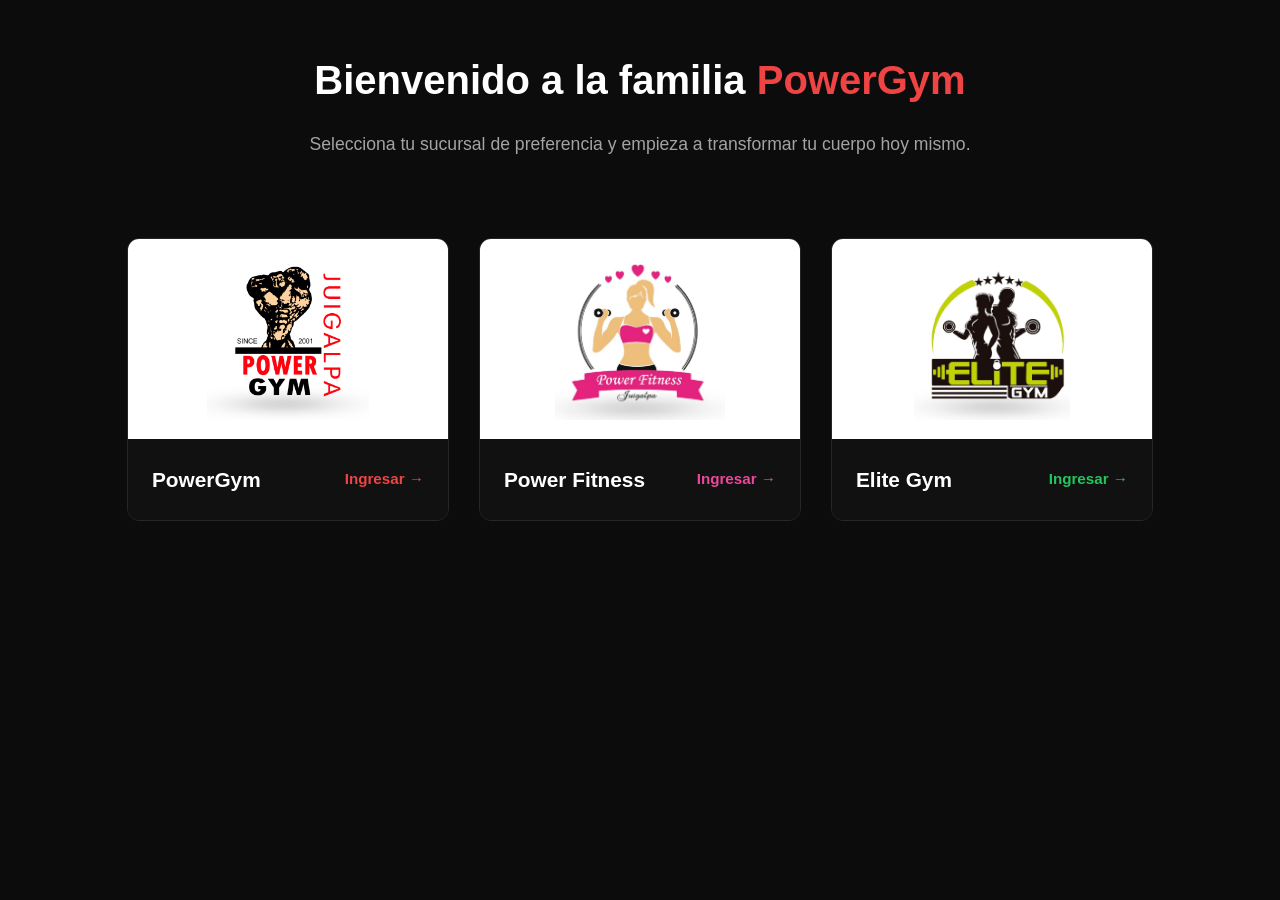
<file: index.html>
<!DOCTYPE html>
<html lang="es">
<head>
    <meta charset="UTF-8">
    <meta name="viewport" content="width=device-width, initial-scale=1.0">
    <title>PowerGym - Inicio</title>
    <!-- Conexión con tus estilos centralizados -->
   <link rel="stylesheet" href="css/index.css">
</head>
<body>

    <main class="welcome-container">
      <!-- Encabezado de Bienvenida -->
        <header class="welcome-header">
           <h1>Bienvenido a la familia <span class="marca-roja">PowerGym</span></h1>
            <p>Selecciona tu sucursal de preferencia y empieza a transformar tu cuerpo hoy mismo.</p>
        </header>

        <!-- Contenedor de las 3 Sucursales -->
        <section class="sedes-grid">
             <!-- Contenedor Power gym -->
            <a href="sedes/powergym/powergym.html" class="sede-card sede-card-red">
              <div class="sede-image-wrapper logo-fit">
    <img src="img/imagenespowergym/Logogym.jpeg" alt="PowerGym Sucursal">
</div>
                <div class="sede-info">
                    <h2>PowerGym</h2>
                    <span class="btn-select text-red">Ingresar →</span>
                </div>
            </a>
                  <!-- Contenedor Power fitness -->
            <a href="sedes/powerfitness/powerfitness.html" class="sede-card sede-card-pink">
                <div class="sede-image-wrapper logo-fit">
                    <img src="img/imagenespowerfitness/powerfitnesslogo.png" alt="Power Fitness Sucursal">
                </div>
                <div class="sede-info">
                    <h2>Power Fitness</h2>
                    <span class="btn-select text-pink">Ingresar →</span>
                </div>
            </a>
                   <!-- Contenedor Elite gym -->
            <a href="sedes/elitegym/elitegym.html" class="sede-card sede-card-green">
                <div class="sede-image-wrapper logo-fit">
                    <img src="img/imageneselitegym/elitegymlogo.png" alt="Elite Gym Sucursal">
                </div>
                <div class="sede-info">
                    <h2>Elite Gym</h2>
                    <span class="btn-select text-green">Ingresar →</span>
                </div>
            </a>

        </section>
    </main>

</body>
</html>
</file>
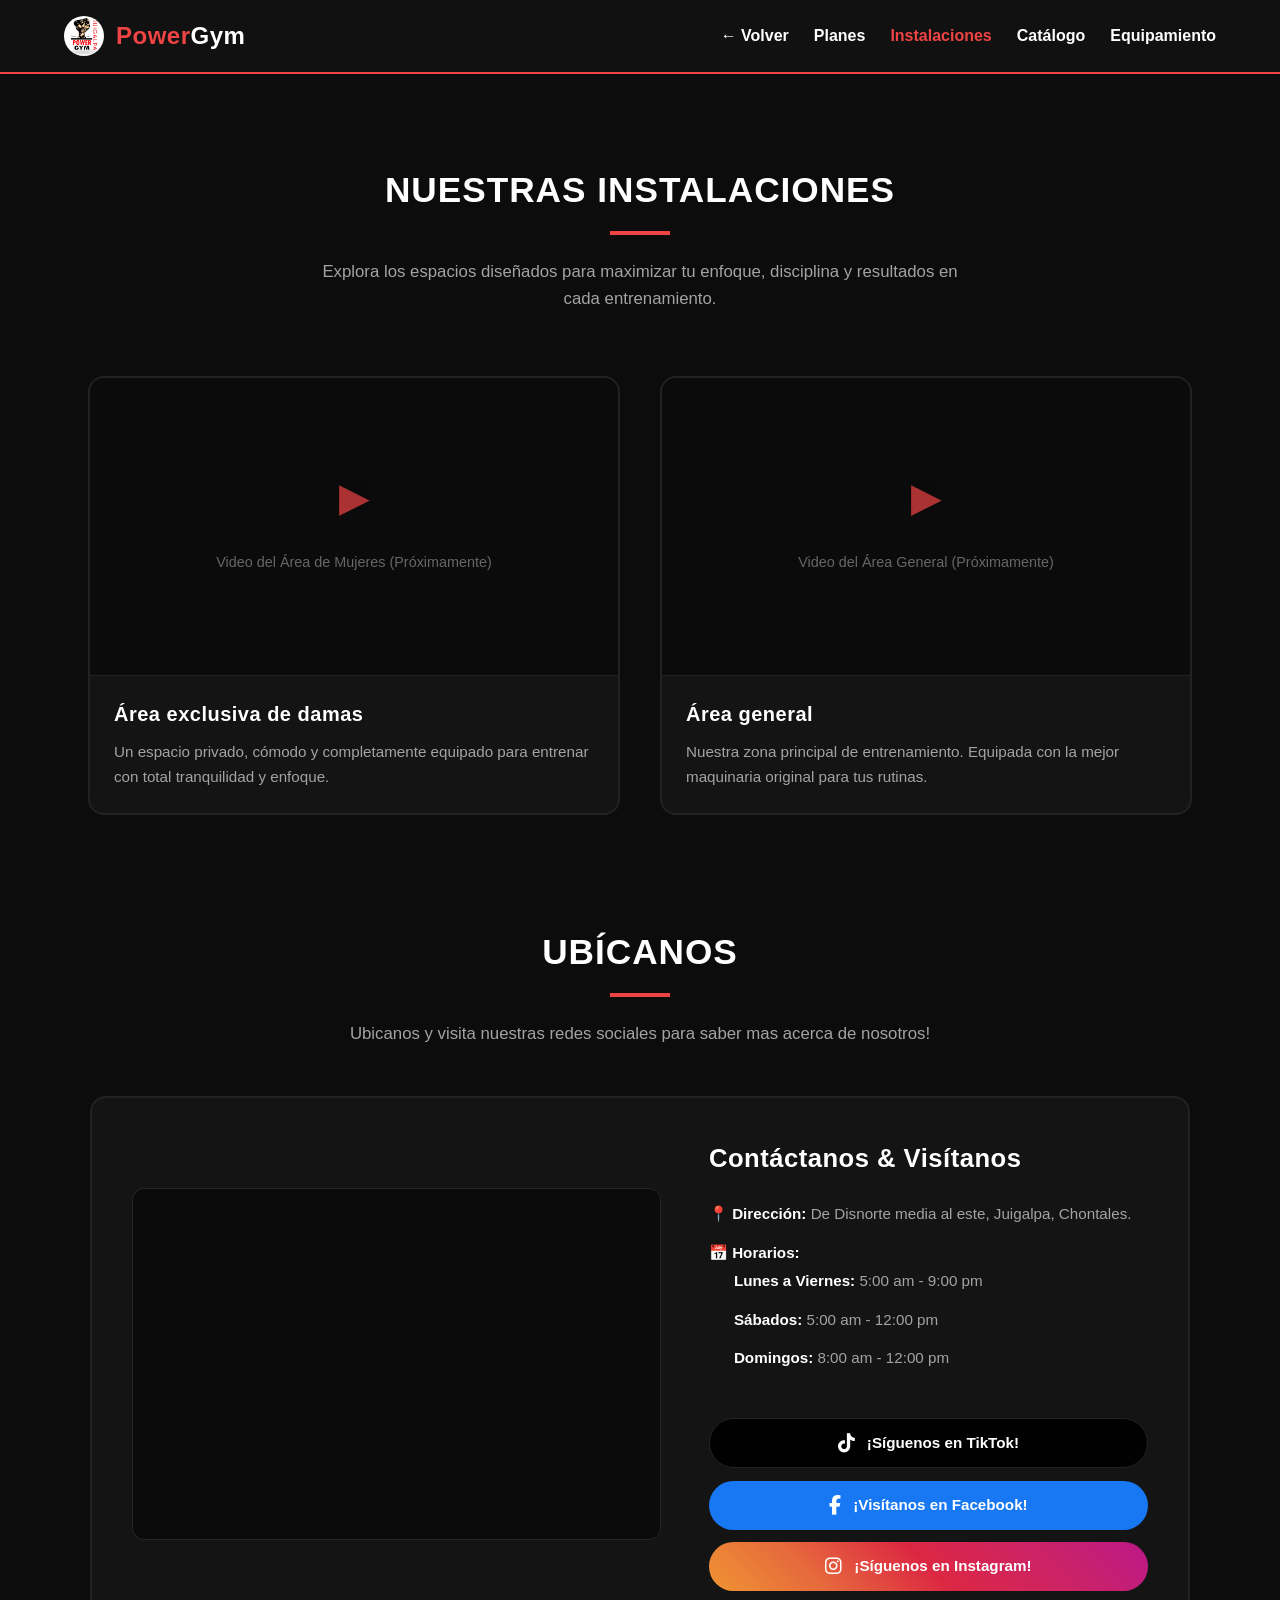
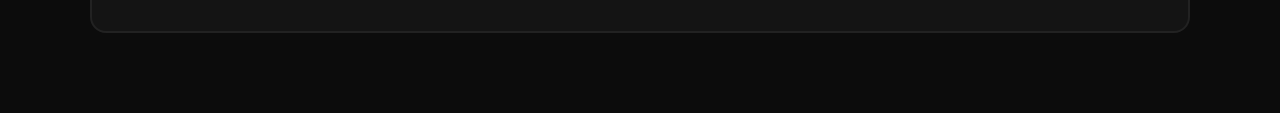
<file: sedes/powergym/instalaciones.html>
<!DOCTYPE html>
<html lang="es">
<head>
    <meta charset="UTF-8">
    <meta name="viewport" content="width=device-width, initial-scale=1.0">
    <title>PowerGym - Instalaciones</title>
    <link rel="stylesheet" href="../../css/powergym.css">
    <link rel="stylesheet" href="https://cdnjs.cloudflare.com/ajax/libs/font-awesome/6.5.1/css/all.min.css">
</head>
<body>

    <!-- NAVBAR  -->
   <nav class="pg-navbar">
    <div class="pg-logo-wrapper">
        <div class="pg-logo-container">
            <img src="../../img/imagenespowergym/Logogym.jpeg" alt="Logo PowerGym" class="pg-logo-img">
        </div>
        <span class="pg-logo-text"><span class="text-red">Power</span>Gym</span>
    </div>
    
    <button class="pg-menu-toggle" id="menuToggle" aria-label="Abrir menú">
        <span></span>
        <span></span>
        <span></span>
    </button>
    
    <ul class="pg-nav-links" id="navLinks">
        <li class="pg-close-wrapper"><button class="pg-menu-close" id="menuClose">&times;</button></li>
        <li><a href="powergym.html" class="pg-nav-item">← Volver</a></li>
        <li><a href="planes.html" class="pg-nav-item">Planes</a></li>
        <li><a href="instalaciones.html" class="pg-nav-item pg-active">Instalaciones</a></li>
        <li><a href="catalogo.html" class="pg-nav-item">Catálogo</a></li>
        <li><a href="equipamiento.html" class="pg-nav-item">Equipamiento</a></li>
    </ul>

    <div class="pg-menu-overlay" id="menuOverlay"></div>
</nav>

    <!-- MAIN CON EL MISMO HEADER DE PLANES -->
    <main class="instalaciones-section">
        <header class="planes-header">
            <h1 class="planes-title">NUESTRAS INSTALACIONES</h1>
            <div class="planes-decorator"></div>
            <p class="planes-subtitle">Explora los espacios diseñados para maximizar tu enfoque, disciplina y resultados en cada entrenamiento.</p>
        </header>

        <!-- CONTENEDOR DE VIDEOS -->
        <div class="videos-grid">
            
            <!-- CONTENEDOR 1: ÁREA DE MUJERES -->
            <div class="video-card">
                <div class="video-player-wrapper">
                    <!-- Aquí meterás tu etiqueta <video> o iframe más adelante -->
                    <div class="video-placeholder">
                        <span class="play-icon">▶</span>
                        <p>Video del Área de Mujeres (Próximamente)</p>
                    </div>
                </div>
                <div class="video-card-content">
                    <h2 class="video-title">Área exclusiva de damas</h2>
                    <p class="video-subtitle">Un espacio privado, cómodo y completamente equipado para entrenar con total tranquilidad y enfoque.</p>
                </div>
            </div>

            <!-- CONTENEDOR 2: ÁREA GENERAL -->
            <div class="video-card">
                <div class="video-player-wrapper">
                    <!-- Aquí meterás tu etiqueta <video> o iframe más adelante -->
                    <div class="video-placeholder">
                        <span class="play-icon">▶</span>
                        <p>Video del Área General (Próximamente)</p>
                    </div>
                </div>
                <div class="video-card-content">
                    <h2 class="video-title">Área general</h2>
                    <p class="video-subtitle">Nuestra zona principal de entrenamiento. Equipada con la mejor maquinaria original para tus rutinas.</p>
                </div>
            </div>

        </div> <!-- Fin de videos-grid -->
        </div> 

        <!-- 🔥 NUEVA SECCIÓN: UBÍCANOS -->
        <section class="ubicacion-section">
            <header class="planes-header section-divider">
                <h2 class="planes-title">UBÍCANOS</h2>
                <div class="planes-decorator"></div>
                <p class="planes-subtitle">Ubicanos y visita nuestras redes sociales para saber mas acerca de nosotros!</p>
            </header>

            <div class="ubicacion-container">
                <!-- LADO IZQUIERDO: EL MAPA DE GOOGLE MAPS -->
                <div class="mapa-wrapper">
                    <!-- Dejo un iframe temporal con una zona céntrica de Juigalpa, luego metes el tuyo exacto -->
                    <iframe 
                        src="https://www.google.com/maps/embed?pb=!1m18!1m12!1m3!1d579.912299797666!2d-85.3633981847648!3d12.100553451643519!2m3!1f0!2f0!3f0!3m2!1i1024!2i768!4f13.1!3m3!1m2!1s0x8f7363dd745cda8f%3A0x70f9e87e45828861!2sPowerGym!5e0!3m2!1sen!2sni!4v1780000085228!5m2!1sen!2sni"
                        width="100%" 
                        height="100%" 
                        style="border:0;" 
                        allowfullscreen="" 
                        loading="lazy" 
                        referrerpolicy="no-referrer-when-downgrade">
                    </iframe>
                </div>

                <!-- LADO DERECHO: DATOS Y REDES SOCIALES -->
                <div class="contacto-info-block">
                    <h3 class="contacto-title">Contáctanos & Visítanos</h3>
                    
                    <ul class="contacto-detalles">
    <li>📍 <strong>Dirección:</strong> De Disnorte media al este, Juigalpa, Chontales.</li>
    <li>
        📅 <strong>Horarios:</strong>
        <ul style="list-style: none; padding-left: 25px; margin-top: 5px;">
            <li style="margin-bottom: 3px;"><strong>Lunes a Viernes:</strong> 5:00 am - 9:00 pm</li>
            <li style="margin-bottom: 3px;"><strong>Sábados:</strong> 5:00 am - 12:00 pm</li>
            <li><strong>Domingos:</strong> 8:00 am - 12:00 pm</li>
        </ul>
    </li>
</ul>

                    <!-- BOTONES DE REDES SOCIALES (SIN WHATSAPP) -->
                   <!-- 🔄 REEMPLAZA EL GRUPO DE BOTONES POR ESTE: -->
<div class="redes-botones-group">
    <a href="https://www.tiktok.com/@powergym2001?_r=1&_t=ZS-96kOPlketPT" target="_blank" class="social-btn btn-tiktok">
        <i class="fa-brands fa-tiktok social-icon"></i> ¡Síguenos en TikTok!
    </a>
    <a href="https://www.facebook.com/people/Power-gym/100064038700639/" target="_blank" class="social-btn btn-facebook">
        <i class="fa-brands fa-facebook-f social-icon"></i> ¡Visítanos en Facebook!
    </a>
    <a href="https://www.instagram.com/powergym_juigalpa_?igsh=MjBuN2liYXBud3Vx" target="_blank" class="social-btn btn-instagram">
        <i class="fa-brands fa-instagram social-icon"></i> ¡Síguenos en Instagram!
    </a>
</div>
                </div>
            </div>
        </section>
    </main>
<script src="../../js/main.js"></script>
</body>
</html>
</file>
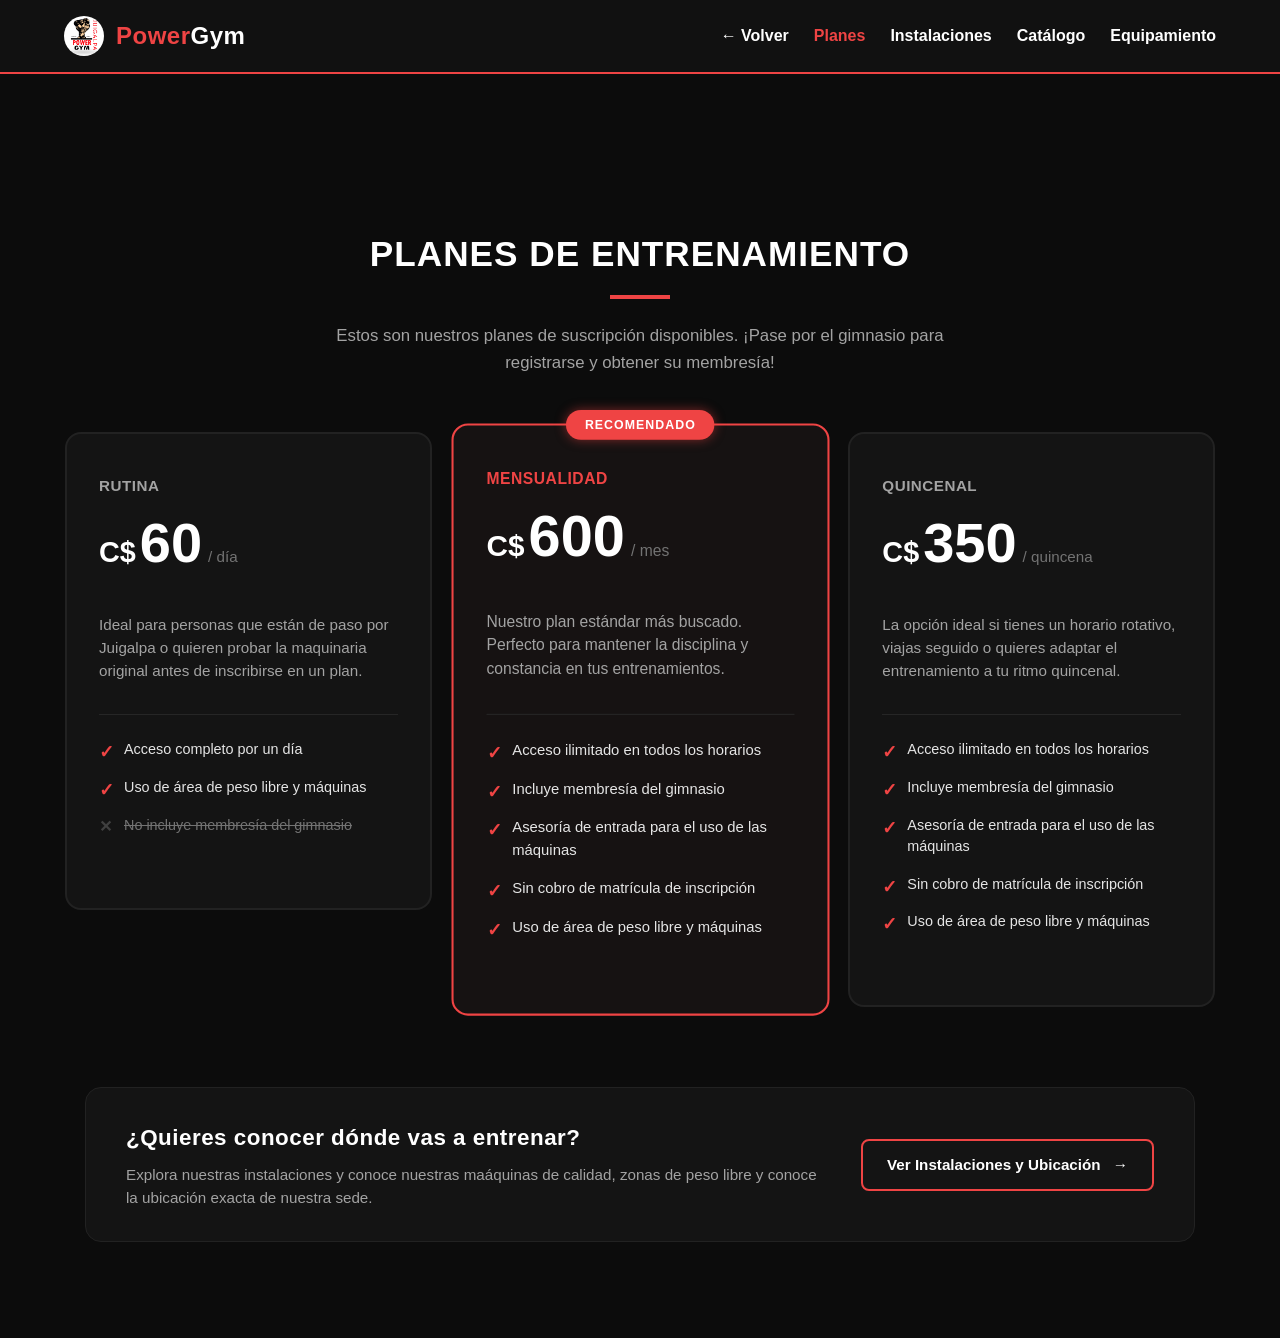
<file: sedes/powergym/planes.html>
<!DOCTYPE html>
<html lang="es">
<head>
    <meta charset="UTF-8">
    <meta name="viewport" content="width=device-width, initial-scale=1.0">
    <title>PowerGym - Planes de Entrenamiento</title>
    <link rel="stylesheet" href="../../css/powergym.css">
</head>
<body>

    <nav class="pg-navbar">
    <div class="pg-logo-wrapper">
        <div class="pg-logo-container">
            <img src="../../img/imagenespowergym/Logogym.jpeg" alt="Logo PowerGym" class="pg-logo-img">
        </div>
        <span class="pg-logo-text"><span class="text-red">Power</span>Gym</span>
    </div>
    
    <button class="pg-menu-toggle" id="menuToggle" aria-label="Abrir menú">
        <span></span>
        <span></span>
        <span></span>
    </button>
    
    <ul class="pg-nav-links" id="navLinks">
        <li class="pg-close-wrapper"><button class="pg-menu-close" id="menuClose">&times;</button></li>
        <li><a href="powergym.html" class="pg-nav-item">← Volver</a></li>
        <li><a href="planes.html" class="pg-nav-item pg-active">Planes</a></li>
        <li><a href="instalaciones.html" class="pg-nav-item">Instalaciones</a></li>
        <li><a href="catalogo.html" class="pg-nav-item">Catálogo</a></li>
        <li><a href="equipamiento.html" class="pg-nav-item">Equipamiento</a></li>
    </ul>

    <div class="pg-menu-overlay" id="menuOverlay"></div>
</nav>

    <main class="planes-section">
        <header class="planes-header">
            <h1 class="planes-title">PLANES DE ENTRENAMIENTO</h1>
            <div class="planes-decorator"></div>
            <p class="planes-subtitle">Estos son nuestros planes de suscripción disponibles. ¡Pase por el gimnasio para registrarse y obtener su membresía!</p>
        </header>

        <div class="planes-container">
            
            <div class="plan-card">
                <div class="plan-card-content">
                    <span class="plan-type">RUTINA</span>
                    
                    <div class="plan-price-block">
                        <span class="plan-currency">C$</span>
                        <span class="plan-amount">60</span>
                        <span class="plan-period">/ día</span>
                    </div>

                    <p class="plan-description">
                        Ideal para personas que están de paso por Juigalpa o quieren probar la 
                        maquinaria original antes de inscribirse en un plan.
                    </p>

                    <ul class="plan-features">
                        <li class="feature-item check">Acceso completo por un día</li>
                        <li class="feature-item check">Uso de área de peso libre y máquinas</li>
                        <li class="feature-item cross">No incluye membresía del gimnasio</li>
                    </ul>
                </div>
            </div>

            <div class="plan-card featured-card">
                <div class="badge-recommended">RECOMENDADO</div>
                <div class="plan-card-content">
                    <span class="plan-type text-red">MENSUALIDAD</span>
                    
                    <div class="plan-price-block">
                        <span class="plan-currency">C$</span>
                        <span class="plan-amount">600</span>
                        <span class="plan-period">/ mes</span>
                    </div>

                    <p class="plan-description">
                        Nuestro plan estándar más buscado. Perfecto para mantener la disciplina y 
                        constancia en tus entrenamientos.
                    </p>

                    <ul class="plan-features">
                        <li class="feature-item check">Acceso ilimitado en todos los horarios</li>
                        <li class="feature-item check">Incluye membresía del gimnasio</li>
                        <li class="feature-item check">Asesoría de entrada para el uso de las máquinas</li>
                        <li class="feature-item check">Sin cobro de matrícula de inscripción</li>
                        <li class="feature-item check">Uso de área de peso libre y máquinas</li>
                    </ul>
                </div>
            </div>

            <div class="plan-card">
                <div class="plan-card-content">
                    <span class="plan-type">QUINCENAL</span>
                    
                    <div class="plan-price-block">
                        <span class="plan-currency">C$</span>
                        <span class="plan-amount">350</span>
                        <span class="plan-period">/ quincena</span>
                    </div>

                    <p class="plan-description">
                        La opción ideal si tienes un horario rotativo, viajas seguido o quieres adaptar 
                        el entrenamiento a tu ritmo quincenal.
                    </p>

                    <ul class="plan-features">
                        <li class="feature-item check">Acceso ilimitado en todos los horarios</li>
                        <li class="feature-item check">Incluye membresía del gimnasio</li>
                        <li class="feature-item check">Asesoría de entrada para el uso de las máquinas</li>
                        <li class="feature-item check">Sin cobro de matrícula de inscripción</li>
                        <li class="feature-item check">Uso de área de peso libre y máquinas</li>
                    </ul>
                </div>
            </div>
        </div> 
        </div> 

        <div class="instalaciones-banner">
            <div class="banner-content">
                <h3 class="banner-title">¿Quieres conocer dónde vas a entrenar?</h3>
                <p class="banner-text">Explora nuestras instalaciones y 
                    conoce nuestras maáquinas de calidad, zonas de peso libre y conoce la ubicación exacta de nuestra sede.</p>
            </div>
            <a href="instalaciones.html" class="banner-btn">
                Ver Instalaciones y Ubicación <span class="btn-arrow">→</span>
            </a>
        </div>

    </main>
    </main>
<script src="../../js/main.js"></script>
</body>
</html>
</file>
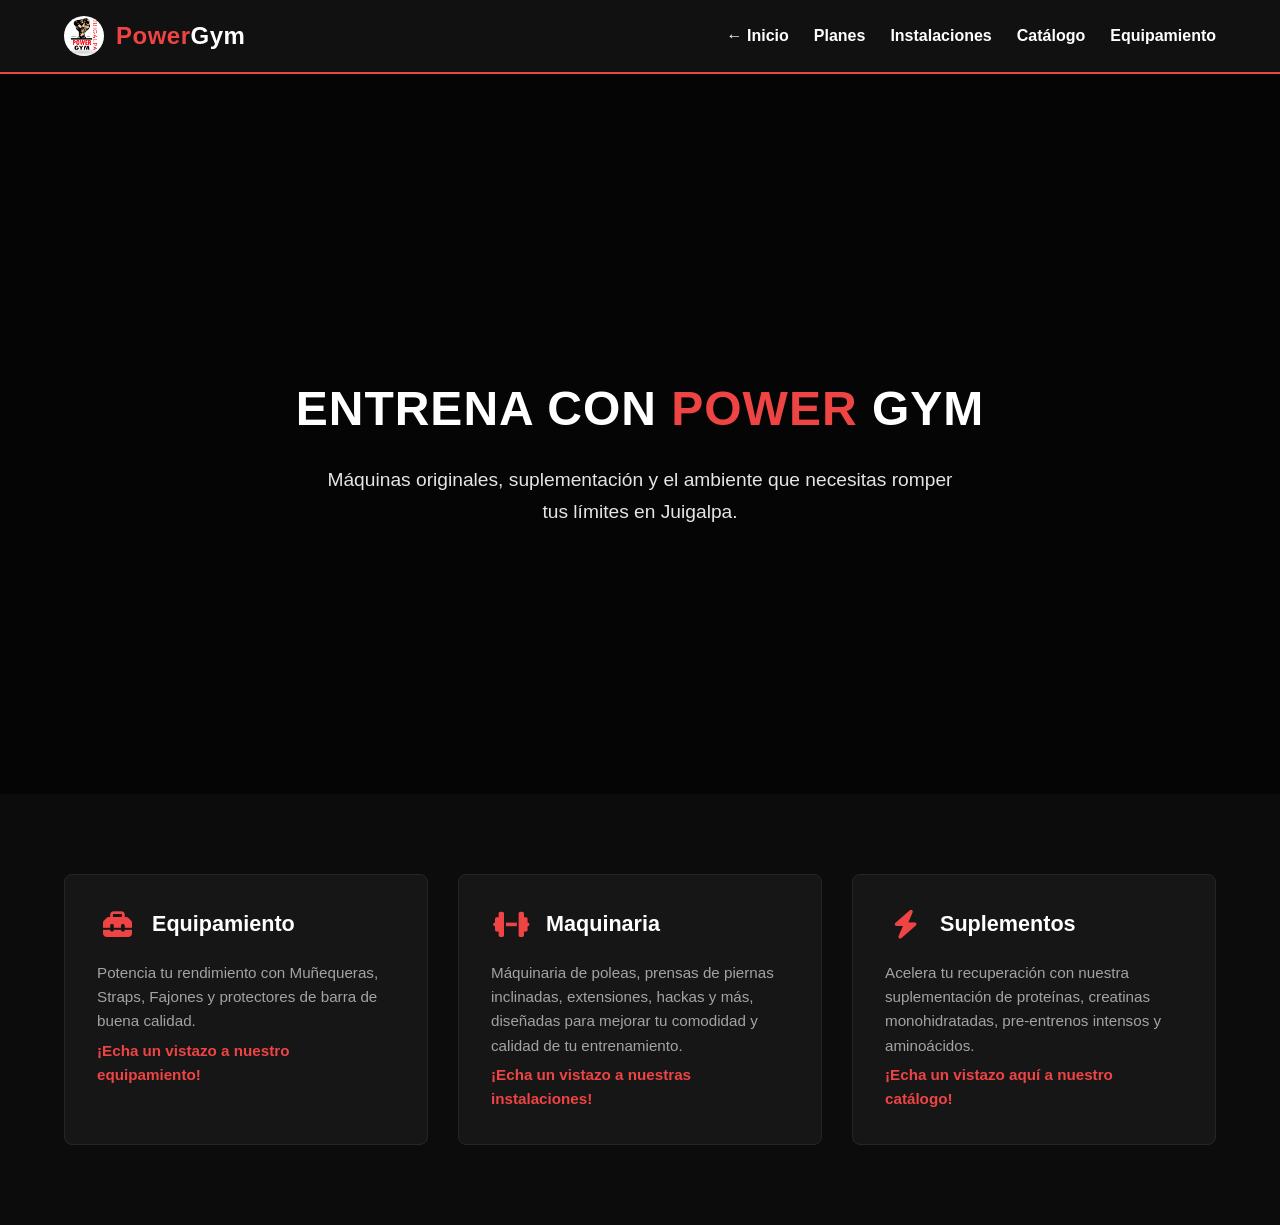
<file: sedes/powergym/powergym.html>
<!DOCTYPE html>
<html lang="es">
<head>
    <meta charset="UTF-8">
    <meta name="viewport" content="width=device-width, initial-scale=1.0">
    <title>PowerGym - Juigalpa</title>
    <!-- Tus enlaces a CSS y Font Awesome -->
    <link rel="stylesheet" href="https://cdnjs.cloudflare.com/ajax/libs/font-awesome/6.4.0/css/all.min.css">
    <link rel="stylesheet" href="../../css/powergym.css">
</head>
<body>

    <!-- SECCIÓN 1: BARRA DE NAVEGACIÓN (Va sola y se cierra) -->
    <nav class="pg-navbar">
    <div class="pg-logo-wrapper">
        <div class="pg-logo-container">
            <img src="../../img/imagenespowergym/Logogym.jpeg" alt="Logo PowerGym" class="pg-logo-img">
        </div>
        <span class="pg-logo-text"><span class="text-red">Power</span>Gym</span>
    </div>
    
    <button class="pg-menu-toggle" id="menuToggle" aria-label="Abrir menú">
        <span></span>
        <span></span>
        <span></span>
    </button>
    
    <ul class="pg-nav-links" id="navLinks">
        <li class="pg-close-wrapper"><button class="pg-menu-close" id="menuClose">&times;</button></li>
        <li><a href="../../index.html" class="pg-nav-item">← Inicio</a></li>
        <li><a href="planes.html" class="pg-nav-item">Planes</a></li>
        <li><a href="instalaciones.html" class="pg-nav-item">Instalaciones</a></li>
        <li><a href="catalogo.html" class="pg-nav-item">Catálogo</a></li>
        <li><a href="equipamiento.html" class="pg-nav-item">Equipamiento</a></li>
    </ul>

    <div class="pg-menu-overlay" id="menuOverlay"></div>
</nav> <!-- AQUÍ SE CIERRA EL NAVBAR -->


    <!-- SECCIÓN 2: BIENVENIDA / HERO (Va sola y se cierra) -->
   <header class="hero-section">
        <div class="hero-overlay"></div> <div class="hero-content">
            <h1 class="hero-title">ENTRENA CON <span class="text-red">POWER</span> GYM</h1>
            <p class="hero-subtitle">Máquinas originales, suplementación y el ambiente que necesitas romper tus límites en Juigalpa.</p>
        </div>
    </header> 


    <!-- SECCIÓN 3: CONTENEDORES INFO GENERAL (Va sola y se cierra) -->
    <section class="pg-info-section">
        <div class="pg-info-container">
            
            <!-- Tarjeta Gym equipemtn -->
            <div class="pg-info-card">
                <div class="pg-card-header">
                    <i class="fa-solid fa-toolbox pg-card-icon-new"></i>
                    <h3 class="pg-card-title">Equipamiento</h3>
                </div>
                <p class="pg-card-desc">
                    Potencia tu rendimiento con Muñequeras, Straps, Fajones y protectores de barra de buena calidad. 
                    <a href="equipamiento.html" class="pg-card-link">¡Echa un vistazo a nuestro equipamiento!</a>
                </p>
            </div>

            <!-- Tarjeta Maquinaria -->
            <div class="pg-info-card">
                <div class="pg-card-header">
                    <i class="fa-solid fa-dumbbell pg-card-icon-new"></i>
                    <h3 class="pg-card-title">Maquinaria</h3>
                </div>
                <p class="pg-card-desc">
                    Máquinaria de poleas, prensas de piernas inclinadas, extensiones, hackas y más, diseñadas para mejorar tu comodidad y calidad de tu entrenamiento. 
                    <a href="instalaciones.html" class="pg-card-link">¡Echa un vistazo a nuestras instalaciones!</a>
                </p>
            </div>

            <!-- Tarjeta Suplementos y equipamiento -->
            <div class="pg-info-card">
                <div class="pg-card-header">
                    <i class="fa-solid fa-bolt pg-card-icon-new"></i>
                    <h3 class="pg-card-title">Suplementos</h3>
                </div>
                <p class="pg-card-desc">
                 Acelera tu recuperación con nuestra suplementación de proteínas, creatinas monohidratadas, pre-entrenos intensos y aminoácidos.
                    <a href="catalogo.html" class="pg-card-link">¡Echa un vistazo aquí a nuestro catálogo!</a>
                </p>
            </div>

        </div> 
    </section> 
<script src="../../js/main.js"></script>
</body>
</html>
</file>
<file: css/index.css>
/* ==========================================================================
   ESTILOS COMPLETOS PARA LA PÁGINA DE INICIO (index.css)
   ========================================================================== */

:root {
    --bg-main: #0c0c0c;
    --text-main: #ffffff;
    --font-sans: 'Segoe UI', Tahoma, Geneva, Verdana, sans-serif;
}

/* 1. CONFIGURACIÓN DEL CUERPO (Limpio para evitar heredar problemas) */
body {
    background-color: var(--bg-main);
    color: var(--text-main);
    font-family: var(--font-sans);
    line-height: 1.6;
    margin: 0;
    padding: 0;
    overflow-x: hidden;
    width: 100%;
}

/* 2. TEXTOS DE BIENVENIDA CENTRADOS */
h1, .welcome-title {
    text-align: center !important;
    font-size: 2.5rem;
    font-weight: 800;
    margin-top: 3rem;
    margin-bottom: 0.5rem;
    color: #ffffff;
}

p, .welcome-subtitle {
    text-align: center !important;
    color: #a3a3a3;
    font-size: 1.1rem;
    margin-bottom: 3rem;
}

/* 3. CONTENEDOR DE LAS SUCURSALES (Fuerza la fila horizontal en PC) */
.sedes-grid {
    display: flex !important;
    flex-direction: row !important;       /* Alineación en fila */
    flex-wrap: wrap !important;           /* Baja de forma limpia si la pantalla es chica */
    justify-content: center !important;   /* Centra horizontalmente las tarjetas */
    align-items: stretch !important;       /* Iguala el alto de las tarjetas */
    gap: 30px !important;                 /* Separación perfecta */
    width: 100% !important;
    max-width: 1200px !important;
    margin: 0 auto !important;            /* Centra todo el bloque en la pantalla */
    padding: 2rem 20px !important;
    box-sizing: border-box !important;
}

/* 4. TARJETAS INDIVIDUALES (ESTRUCTURA CORREGIDA) */
.sede-card {
    background-color: #161616 !important;
    border: 1px solid #262626 !important;
    border-radius: 12px !important;
    overflow: hidden !important;
    text-decoration: none !important;
    color: #ffffff !important;
    width: 320px !important;              /* Tamaño fijo para que no se deformen */
    display: flex !important;
    flex-direction: column !important;
    justify-content: space-between !important;
    transition: transform 0.3s ease, border-color 0.3s ease, box-shadow 0.3s ease !important;
}

.sede-card:hover {
    transform: translateY(-5px) !important;
}

/* Bordes interactivos al pasar el mouse */
.sede-card-red:hover { 
    border-color: #ef4444 !important; 
    box-shadow: 0 4px 20px rgba(239, 68, 68, 0.15) !important;
}
.sede-card-pink:hover { 
    border-color: #ec4899 !important; 
    box-shadow: 0 4px 20px rgba(236, 72, 153, 0.15) !important;
}
.sede-card-green:hover { 
    border-color: #22c55e !important; 
    box-shadow: 0 4px 20px rgba(34, 197, 94, 0.15) !important;
}

/* Contenedor de las imágenes de los logos */
.sede-image-wrapper {
    width: 100% !important;
    height: 200px !important;
    background-color: #ffffff !important; /* Mantiene el fondo blanco limpio para resaltar los logos */
    display: flex !important;
    align-items: center !important;
    justify-content: center !important;
    padding: 10px !important;
    box-sizing: border-box !important;
}

.sede-image-wrapper img {
    max-width: 90% !important;
    max-height: 90% !important;
    object-fit: contain !important;
}

/* Bloque de información inferior */
.sede-info {
    padding: 1.5rem !important;
    display: flex !important;
    justify-content: space-between !important;
    align-items: center !important;
    background-color: #111111 !important;
}

.sede-info h2 {
    margin: 0 !important;
    font-size: 1.3rem !important;
    font-weight: 700 !important;
}

/* 5. ENLACES Y COLORES DE TEXTO SUCURSALES */
.btn-select {
    font-weight: bold !important;
    font-size: 0.95rem !important;
}

.text-red { color: #ef4444 !important; }
.text-pink { color: #ec4899 !important; }
.text-green { color: #22c55e !important; }

/* 6. DISEÑO RESPONSIVO (Celulares) */
@media (max-width: 768px) {
    h1, .welcome-title {
        font-size: 1.8rem;
    }
    
    .sedes-grid {
        flex-direction: column !important; /* En móviles sí se apilan verticalmente */
        align-items: center !important;
    }
    
    .sede-card {
        width: 100% !important;
        max-width: 340px !important;
    }
}
/* ==========================================================================
   COLOR ROJO DEL TÍTULO PRINCIPAL
   ========================================================================== */
.marca-roja {
    color: #ef4444 !important;
    display: inline !important;
}
</file>
<file: css/powergym.css>
/* ==========================================================================
   ESTILOS EXCLUSIVOS PARA LA INTERFAZ DE POWERGYM (powergym.css)
   ========================================================================== */

:root {
    --bg-main: #0c0c0c;
    --text-main: #ffffff;
    --font-sans: 'Segoe UI', Tahoma, Geneva, Verdana, sans-serif;
}

/* 1. AJUSTES DEL CUERPO (Fuerza el orden vertical en la página) */
body {
    background-color: var(--bg-main);
    color: var(--text-main);
    font-family: var(--font-sans);
    line-height: 1.6;
    margin: 0;
    padding: 0;
    overflow-x: hidden;
    display: flex !important;
    flex-direction: column !important;
}

.hero-section {
    background:
       url('https://images.unsplash.com/photo-1517838277536-f5f99be501cd') no-repeat center center !important;
    background-size: cover !important; 
    height: 80vh !important; 
    display: flex !important;
    flex-direction: column !important;
    justify-content: center !important;
    align-items: center !important;
    text-align: center !important;
    position: relative;
}

.hero-overlay {
    position: absolute;
    top: 0;
    left: 0;
    width: 100%;
    height: 100%;
    background: rgba(0, 0, 0, 0.55) !important; 
    
    z-index: 1;
}
.hero-content {
    position: relative;
    z-index: 2;
    max-width: 800px;
    margin: 0 auto;
}

.hero-title {
    font-size: 3rem !important; 
    font-weight: 800 !important;
    color: #ffffff !important;
    margin-bottom: 1rem !important;
    text-transform: uppercase;
    letter-spacing: 1px;
}

.hero-subtitle {
    font-size: 1.2rem !important;
    color: #e5e5e5 !important;
    line-height: 1.7 !important;
    max-width: 650px;
    margin: 0 auto !important;
}

/* 4. SECCIÓN DE LAS 3 TARJETAS INFORMATIVAS (PC) */
.pg-info-section {
    background-color: #0c0c0c !important;
    padding: 5rem 5% !important;
    display: flex !important;
    justify-content: center !important;
    align-items: center !important;
    width: 100% !important;
    box-sizing: border-box !important;
}

.pg-info-container {
    display: flex !important;
    flex-direction: row !important; /* Horizontal en PC */
    gap: 30px !important;
    max-width: 1200px !important;
    width: 100% !important;
    justify-content: center !important;
}

.pg-info-card {
    background-color: #161616 !important;
    border: 1px solid #262626 !important;
    border-radius: 8px !important;
    padding: 2rem !important;
    flex: 1 !important;
    min-width: 280px !important;
    max-width: 360px !important;
    transition: transform 0.3s ease, border-color 0.3s ease;
}

.pg-info-card:hover {
    transform: translateY(-5px) !important;
    border-color: #ef4444 !important;
}

.pg-card-header {
    display: flex !important;
    align-items: center !important;
    gap: 15px !important;
    margin-bottom: 1.2rem !important;
}

.pg-card-icon-new {
    font-size: 1.8rem !important;
    color: #ef4444 !important; /* Iconos en color rojo */
    width: 40px !important;
    text-align: center;
}

.pg-card-title {
    font-size: 1.35rem !important;
    font-weight: 700 !important;
    color: #ffffff !important;
    margin: 0 !important;
}

.pg-card-desc {
    font-size: 0.95rem !important;
    color: #a3a3a3 !important;
    line-height: 1.6 !important;
    margin: 0 !important;
}

.pg-card-link {
    color: #ef4444 !important; /* Texto del enlace en rojo */
    text-decoration: none !important;
    font-weight: 700 !important; /* Negrita */
    display: inline-block !important;
    margin-top: 5px !important;
    transition: text-shadow 0.2s ease;
}

.pg-card-link:hover {
    text-shadow: 0 0 8px rgba(239, 68, 68, 0.6);
}

/* 5. RESPONSIVE DESIGN (Celulares) */
@media (max-width: 768px) {
    .pg-navbar {
        flex-direction: column !important;
        gap: 15px !important;
        text-align: center !important;
    }

    .pg-nav-links {
        justify-content: center !important;
        gap: 15px !important;
    }

    .hero-section {
        min-height: 45vh !important;
    }

    .hero-title {
        font-size: 1.8rem !important;
    }

    .hero-subtitle {
        font-size: 1rem !important;
    }

    /* Las tarjetas pasan a vertical en celulares de manera ordenada */
    .pg-info-container {
        flex-direction: column !important;
        align-items: center !important;
    }

    .pg-info-card {
        width: 100% !important;
        max-width: 400px !important;
    }
}
/* ==========================================================================
   6. SECCIÓN DE PLANES DE ENTRENAMIENTO (planes.html) - CORREGIDO
   ========================================================================== */

.planes-section {
    padding: 4rem 5% !important;
    display: flex !important;
    flex-direction: column !important;
    align-items: center !important;
    width: 100% !important;
    box-sizing: border-box !important;
}

.planes-header {
    text-align: center !important;
    display: flex !important;
    flex-direction: column !important;
    align-items: center !important;
    justify-content: center !important;
    width: 100% !important;
    margin-top: 4rem !important;
    /* 💡 Agregamos un margen inferior generoso para que el texto jamás sea tocado por las tarjetas */
    margin-bottom: 3.5rem !important; 
    padding: 0 1.5rem !important;
    box-sizing: border-box;
}

.planes-title {
    color: #ffffff !important;
    font-size: 2.2rem !important;
    font-weight: 900 !important;
    letter-spacing: 1px !important;
    margin-bottom: 0.8rem !important;
    text-align: center !important;
}

.planes-decorator {
    width: 60px !important;
    height: 4px !important;
    background-color: #ef4444 !important;
    margin: 0 auto 1.5rem auto !important;
}

.planes-subtitle {
    color: #a3a3a3 !important;
    font-size: 1.05rem !important;
    max-width: 650px !important;
    line-height: 1.6 !important;
    text-align: center !important;
    margin: 0 auto !important;
}

/* CONTENEDOR FLEX DE TARJETAS */
.planes-container {
    display: flex !important;
    flex-direction: row !important;
    justify-content: center !important;
    /* 💡 Cambiamos stretch por flex-start para evitar deformaciones raras con el scale superior */
    align-items: flex-start !important; 
    gap: 25px !important;
    width: 100% !important;
    max-width: 1150px !important;
    box-sizing: border-box;
}

/* 💡 UNIFICADO: Combiné las dos declaraciones duplicadas en una sola regla limpia */
.plan-card {
    background-color: #141414 !important;
    border: 2px solid #222222 !important;
    border-radius: 16px !important;
    flex: 1 !important;
    min-width: 290px !important;
    max-width: 350px !important;
    /* 💡 CLAVE: Aseguramos que la tarjeta sea un ancla relativa firme para el badge absolute */
    position: relative !important; 
    box-sizing: border-box;
    transition: transform 0.3s ease, border-color 0.3s ease, box-shadow 0.3s ease !important;
    
    display: flex !important;
    flex-direction: column !important; 
}

.plan-card-content {
    padding: 2.5rem 2rem !important;
    box-sizing: border-box !important;
    
    flex: 1 !important;
    display: flex !important;
    flex-direction: column !important; 
    justify-content: flex-start !important; 
}

p.plan-description {
    font-size: 0.95rem !important;
    color: #a3a3a3 !important;
    line-height: 1.5 !important;
    margin-bottom: 0 !important;
    flex: none !important; 
}

.plan-features {
    border-top: 1px solid #262626 !important;
    padding-top: 1.5rem !important;
    margin-top: 2rem !important; 
    width: 100% !important;
    list-style: none !important;
    padding-left: 0 !important;
    flex: none !important;
}

/* TARJETA DESTACADA (MES COMPLETO) */
.featured-card {
    border-color: #ef4444 !important;
    background-color: #161212 !important;
    /* 💡 Mantenemos el scale dinámico pero sin romper el espacio del header superior */
    transform: scale(1.03);
}

/* 🔥 EFECTO HOVER PARA LAS TARJETAS NORMALES */
.plan-card:not(.featured-card):hover {
    transform: translateY(-5px) scale(1.02) !important; 
    border-color: #404040 !important; 
    box-shadow: 0 10px 20px rgba(0, 0, 0, 0.4) !important;
}

/* 🔥 EFECTO HOVER PARA LA TARJETA DESTACADA */
.featured-card:hover {
    transform: scale(1.05) translateY(-5px) !important; 
    box-shadow: 0 10px 25px rgba(239, 68, 68, 0.15) !important; 
}

/* BADGE RECOMENDADO */
.badge-recommended {
    position: absolute !important;
    /* 💡 Bajamos un poco más la posición para que abrace perfectamente el borde superior */
    top: -15px !important; 
    left: 50% !important;
    transform: translateX(-50%) !important;
    background-color: #ef4444 !important;
    color: #ffffff !important;
    padding: 5px 18px !important;
    border-radius: 20px !important;
    font-size: 0.75rem !important;
    font-weight: bold !important;
    letter-spacing: 1px !important;
    z-index: 20 !important; /* Asegura quedar por encima de cualquier otro z-index de la sección */
    box-shadow: 0 0 10px rgba(239, 64, 64, 0.5) !important;
    
    animation: pulseGlow 2s infinite ease-in-out !important;
}

@keyframes pulseGlow {
    0% {
        transform: translateX(-50%) scale(1);
        box-shadow: 0 0 10px rgba(239, 64, 64, 0.5) !important;
    }
    50% {
        transform: translateX(-50%) scale(1.05);
        box-shadow: 0 0 20px rgba(239, 64, 64, 0.8), 0 0 30px rgba(239, 64, 64, 0.3) !important;
    }
    100% {
        transform: translateX(-50%) scale(1);
        box-shadow: 0 0 10px rgba(239, 64, 64, 0.5) !important;
    }
}

/* DETALLES INTERNOS */
.plan-type {
    display: block;
    font-size: 0.95rem;
    font-weight: 700;
    letter-spacing: 0.5px;
    color: #a3a3a3;
    margin-bottom: 1rem;
}

.plan-type.text-red {
    color: #ef4444 !important;
}

.plan-price-block {
    display: flex;
    align-items: baseline;
    margin-bottom: 1.5rem;
}

.plan-currency {
    font-size: 1.8rem;
    font-weight: 800;
    color: #ffffff;
    margin-right: 4px;
}

.plan-amount {
    font-size: 3.5rem;
    font-weight: 800;
    color: #ffffff;
    line-height: 1;
}

.plan-period {
    font-size: 0.95rem;
    color: #737373;
    margin-left: 6px;
}

.feature-item {
    font-size: 0.9rem;
    line-height: 1.5;
    margin-bottom: 1rem;
    position: relative;
    padding-left: 25px;
    color: #e5e5e5;
}

/* Icono de Check en rojo */
.feature-item.check::before {
    content: "✓";
    position: absolute;
    left: 0;
    color: #ef4444;
    font-weight: 900;
    font-size: 1.1rem;
}

/* Icono de X en gris/oscuro */
.feature-item.cross::before {
    content: "✕";
    position: absolute;
    left: 0;
    color: #404040;
    font-weight: 900;
    font-size: 1rem;
}

.feature-item.cross {
    color: #737373;
    text-decoration: line-through;
}

/* RESPONSIVE PARA EL DISEÑO DE PLANES (Móviles) */
@media (max-width: 900px) {
    .planes-container {
        flex-direction: column !important;
        align-items: center !important;
        gap: 35px !important;
    }
.featured-card {
    margin-top: 1.5rem !important;
}
    .plan-card, .featured-card {
        width: 100% !important;
        max-width: 360px !important;
        transform: none !important;
    }
    
    .plan-card:hover, .featured-card:hover {
        transform: translateY(-5px) !important;
    }
}
/* ==========================================================================
   SECCIÓN DE PLANES - BANNER INFERIOR 
   ========================================================================== */
.instalaciones-banner {
    background-color: #141414 !important;
    border: 1px solid #222222 !important;
    border-radius: 16px !important;
    max-width: 1110px; /* Alínealo con el ancho máximo de tus 3 tarjetas juntas */
    margin: 5rem auto 2rem auto !important; /* Buen espacio arriba para que respire */
    padding: 2rem 2.5rem !important;
    display: flex !important;
    justify-content: space-between !important;
    align-items: center !important;
    gap: 2rem !important;
    box-sizing: border-box;
}

.banner-content {
    flex: 1 !important;
}

.banner-title {
    color: #ffffff !important;
    font-size: 1.4rem !important;
    font-weight: bold !important;
    margin: 0 0 0.5rem 0 !important;
    letter-spacing: 0.5px !important;
}

.banner-text {
    color: #a3a3a3 !important;
    font-size: 0.95rem !important;
    margin: 0 !important;
    line-height: 1.5 !important;
}

/* Botón interactivo */
.banner-btn {
    background-color: transparent !important;
    color: #ffffff !important;
    border: 2px solid #ef4444 !important;
    padding: 12px 24px !important;
    border-radius: 8px !important;
    font-weight: bold !important;
    font-size: 0.95rem !important;
    text-decoration: none !important;
    white-space: nowrap !important;
    transition: all 0.3s ease !important;
}

.banner-btn:hover {
    background-color: #ef4444 !important; 
    box-shadow: 0 0 15px rgba(239, 68, 68, 0.4) !important;
    transform: translateY(-2px) !important;
}

.btn-arrow {
    margin-left: 8px !important;
    transition: transform 0.3s ease !important;
    display: inline-block !important;
}

.banner-btn:hover .btn-arrow {
    transform: translateX(4px) !important; 
}

@media (max-width: 768px) {
    .instalaciones-banner {
        flex-direction: column !important;
        text-align: center !important;
        padding: 2rem 1.5rem !important;
        margin: 3rem 1rem 2rem 1rem !important;
    }
    .banner-btn {
        width: 100% !important;
        box-sizing: border-box;
    }
}
/* ==========================================================================
   SECCIÓN SECCIÓN INSTALACIONES - REPRODUCTORES DE VIDEO
   ========================================================================== */
.instalaciones-section {
    padding-bottom: 5rem !important;
}

.videos-grid {
    display: flex !important;
    flex-wrap: wrap !important;
    justify-content: center !important;
    gap: 2.5rem !important;
    max-width: 1200px;
    margin: 4rem auto 0 auto !important;
    padding: 0 1.5rem !important;
    box-sizing: border-box;
}

/* Tarjeta contenedora de video */
.video-card {
    background-color: #141414 !important;
    border: 2px solid #222222 !important;
    border-radius: 16px !important;
    flex: 1 !important;
    min-width: 320px !important;
    max-width: 550px !important;
    overflow: hidden !important; /* Mantiene las esquinas redondeadas en el video */
    display: flex !important;
    flex-direction: column !important;
    box-sizing: border-box;
    transition: transform 0.3s ease, border-color 0.3s ease, box-shadow 0.3s ease !important;
}

/* Efecto hover sutil */
.video-card:hover {
    transform: translateY(-5px) !important;
    border-color: #333333 !important;
    box-shadow: 0 10px 25px rgba(0, 0, 0, 0.5) !important;
}

/* Contenedor exacto para mantener la relación de aspecto del reproductor (16:9 widescreen) */
.video-player-wrapper {
    position: relative;
    width: 100% !important;
    padding-top: 56.25% !important; /* Truco CSS para forzar proporción 16:9 */
    background-color: #0b0b0b !important;
    border-bottom: 1px solid #222222 !important;
}

/* Placeholder temporal donde irá el video */
.video-placeholder {
    position: absolute !important;
    top: 0;
    left: 0;
    width: 100% !important;
    height: 100% !important;
    display: flex !important;
    flex-direction: column !important;
    justify-content: center !important;
    align-items: center !important;
    color: #666666 !important;
    font-size: 0.9rem !important;
    padding: 1rem !important;
    box-sizing: border-box;
    text-align: center;
}

.play-icon {
    font-size: 2.5rem !important;
    color: #ef4444 !important; 
    margin-bottom: 0.5rem !important;
    opacity: 0.7;
    transition: transform 0.3s ease, opacity 0.3s ease !important;
}

.video-card:hover .play-icon {
    transform: scale(1.1) !important;
    opacity: 1;
}

/* Contenido de texto debajo del video */
.video-card-content {
    padding: 1.5rem !important;
    display: flex !important;
    flex-direction: column !important;
    flex: 1 !important;
}

.video-title {
    color: #ffffff !important;
    font-size: 1.25rem !important;
    font-weight: bold !important;
    margin: 0 0 0.75rem 0 !important;
    line-height: 1.4 !important;
    letter-spacing: 0.5px !important;
}

.video-subtitle {
    color: #a3a3a3 !important;
    font-size: 0.95rem !important;
    margin: 0 !important;
    line-height: 1.6 !important;
}

@media (max-width: 480px) {
    .video-card-content {
        padding: 1.2rem !important;
    }
    .video-title {
        font-size: 1.15rem !important;
    }
}
/* ==========================================================================
   SECCIÓN DE UBICACIÓN Y CONTACTO (ESTILO LUNA ICE EN MODO OSCURO)
   ========================================================================== */
.ubicacion-section {
    margin-top: 5rem !important;
    padding: 0 1.5rem !important;
    box-sizing: border-box;
}

/* Espaciador decorativo para separar los videos de la ubicación */
.section-divider {
    margin-top: 2rem !important;
    margin-bottom: 3rem !important;
}

/* Contenedor principal de dos columnas */
.ubicacion-container {
    background-color: #141414 !important;
    border: 2px solid #222222 !important;
    border-radius: 16px !important;
    max-width: 1100px;
    margin: 0 auto !important;
    padding: 2.5rem !important;
    display: flex !important;
    gap: 3rem !important;
    align-items: center !important;
    box-sizing: border-box;
}

/* Caja del Mapa (Lado Izquierdo) */
.mapa-wrapper {
    flex: 1.2 !important;
    height: 350px !important;
    border-radius: 12px !important;
    overflow: hidden !important; /* Corta esquinas del mapa */
    border: 1px solid #262626 !important;
    background-color: #0b0b0b !important;
}

/* Bloque de Información (Lado Derecho) */
.contacto-info-block {
    flex: 1 !important;
    display: flex !important;
    flex-direction: column !important;
}

.contacto-title {
    color: #ffffff !important;
    font-size: 1.6rem !important;
    font-weight: bold !important;
    margin: 0 0 1.5rem 0 !important;
    letter-spacing: 0.5px !important;
}

.contacto-detalles {
    list-style: none !important;
    padding-left: 0 !important;
    margin: 0 0 2rem 0 !important;
}

.contacto-detalles li {
    color: #a3a3a3 !important;
    font-size: 0.95rem !important;
    margin-bottom: 1rem !important;
    line-height: 1.5 !important;
}

.contacto-detalles strong {
    color: #ffffff !important;
}

/* Grupo de botones de redes sociales */
.redes-botones-group {
    display: flex !important;
    flex-direction: column !important;
    gap: 0.8rem !important;
}

/* Estilo Base de Botón */
.social-btn {
    display: flex !important;
    align-items: center !important;
    justify-content: center !important;
    gap: 12px !important; 
    padding: 12px 20px !important;
    border-radius: 30px !important;
    color: #ffffff !important;
    font-weight: bold !important;
    font-size: 0.95rem !important;
    text-decoration: none !important;
    transition: transform 0.2s ease, box-shadow 0.2s ease, background-color 0.2s ease !important;
    box-sizing: border-box;
}

.social-icon {
    font-size: 1.2rem !important; 
    display: inline-block !important;
}

/* Botón TikTok (Negro mate con iluminación cian/rosa sutil) */
.btn-tiktok {
    background-color: #010101 !important;
    border: 1px solid #222222 !important;
}
.btn-tiktok:hover {
    background-color: #111111 !important;
    border-color: #fe2c55 !important; /* Brillo rosa de TikTok en el borde */
    box-shadow: 0 0 15px rgba(254, 44, 85, 0.3) !important;
}
/* Botón Facebook (Azul oficial) */
.btn-facebook {
    background-color: #1877f2 !important;
}
.btn-facebook:hover {
    background-color: #1a83ff !important;
    box-shadow: 0 0 15px rgba(24, 119, 242, 0.4) !important;
}

/* Botón Instagram (Degradado característico) */
.btn-instagram {
    background: linear-gradient(45deg, #f09433 0%, #e6683c 25%, #dc2743 50%, #cc2366 75%, #bc1888 100%) !important;
    position: relative;
    z-index: 1;
}
.social-btn.btn-instagram:hover {
    transform: translateY(-2px) !important;
    opacity: 0.95 !important;
    /* Forzamos el box-shadow combinando el color de fondo exacto */
    box-shadow: 0 0 20px rgba(220, 39, 67, 0.6) !important;
}

/* Hover general para los tres botones */
.social-btn:hover {
    transform: translateY(-2px) !important;
    opacity: 0.95 !important;
}

/* 📱 Diseño Adaptable para Tablets y Celulares */
@media (max-width: 900px) {
    .ubicacion-container {
        flex-direction: column !important;
        padding: 1.5rem !important;
        gap: 2rem !important;
    }
    .mapa-wrapper {
        width: 100% !important;
        height: 280px !important;
    }
    .contacto-info-block {
        width: 100% !important;
    }
}
/* ==========================================================================
   📱 ENTRAR EN MODO CELULAR (PANTALLAS MENORES A 768PX) - CORREGIDO
   ========================================================================== */
@media (max-width: 768px) {
    /* Forzamos al Navbar a mantener el espacio separado en los extremos */
    .pg-navbar {
        display: flex !important;
        justify-content: space-between !important;
        align-items: center !important;
        padding: 1rem 5% !important;
        position: relative !important;
    }

    /* ☰ BOTÓN HAMBURGUESA: Fijo arriba en la barra listo para el clic */
    .pg-menu-toggle {
        display: flex !important;
        position: relative !important;
        z-index: 98 !important; 
    }

    /* 🟥 PANEL LATERAL: Escondido correctamente a la IZQUIERDA */
    .pg-nav-links {
        position: fixed !important;
        top: 0 !important;
        left: -280px !important; /* 💡 Corregido: Esconde el menú hacia la izquierda */
        right: auto !important;  /* Resetea cualquier propiedad right previa */
        width: 280px !important;
        height: 100vh !important;
        background-color: #111111 !important; 
        border-right: 3px solid #ef4444 !important; /* Borde rojo estético al cerrar el panel */
        border-left: none !important;
        flex-direction: column !important;
        justify-content: flex-start !important;
        align-items: flex-start !important; 
        gap: 25px !important;
        padding: 2rem !important;
        z-index: 100 !important; /* Capa superior para que tape el hero */
        box-sizing: border-box !important;
        transition: left 0.4s cubic-bezier(0.1, 0.8, 0.3, 1) !important; /* Animación fluida */
        box-shadow: 5px 0 25px rgba(0, 0, 0, 0.9) !important;
    }

    /* 🔥 CLASE ACTIVA: Activada por JS para meter el panel a la pantalla */
    .pg-nav-links.active {
        left: 0 !important; 
    }

    /* CONTENEDOR DE LA "X" PARA CERRAR */
    .pg-close-wrapper {
        display: block !important;
        width: 100% !important;
        text-align: right !important; /* Empuja la X a la esquina derecha interna del panel */
        margin-bottom: 1.5rem !important;
    }

    .pg-menu-close {
        background: transparent !important;
        border: none !important;
        color: #ffffff !important;
        font-size: 2rem !important;
        cursor: pointer !important;
        padding: 0 !important;
        line-height: 1 !important;
    }

    .pg-menu-close:hover {
        color: #ef4444 !important;
    }

    /* Ajuste de los ítems de menú dentro del panel */
    .pg-nav-item {
        font-size: 1.2rem !important;
        width: 100% !important;
        text-align: left !important;
        padding: 8px 0 !important;
        display: block !important;
        border-bottom: 1px solid rgba(255, 255, 255, 0.05) !important;
    }
}
/* ==========================================================================
   2. BARRA DE NAVEGACIÓN (ESTILOS GENERALES Y COMPUTADORA)
   ========================================================================== */
.pg-navbar {
    display: flex;
    justify-content: space-between;
    align-items: center;
    padding: 1rem 5%;
    background-color: #111111;
    border-bottom: 2px solid #ef4444; /* Línea roja característica */
    width: 100%;
    box-sizing: border-box;
}

.pg-logo-wrapper {
    display: flex;
    align-items: center;
    gap: 12px;
}

.pg-logo-container {
    width: 40px;
    height: 40px;
    border-radius: 50%;
    overflow: hidden;
}

.pg-logo-img {
    width: 100%;
    height: 100%;
    object-fit: cover;
}

.pg-logo-text {
    font-size: 1.5rem;
    font-weight: 800;
    color: #ffffff;
    letter-spacing: 0.5px;
}

.text-red {
    color: #ef4444;
}

.pg-nav-links {
    display: flex;
    list-style: none;
    gap: 25px;
    margin: 0;
    padding: 0;
}

.pg-nav-item {
    color: #ffffff;
    text-decoration: none;
    font-weight: 600;
    font-size: 1rem;
    transition: color 0.2s ease;
}

.pg-nav-item:hover {
    color: #ef4444;
}

.pg-nav-links li a.pg-nav-item.pg-active,
a.pg-nav-item.pg-active,
.pg-active {
    color: #ef4444 !important;
    font-weight: 700 !important;
}

/* ❌ OCULTO EN PC: El botón hamburguesa y la X no deben existir en computadora */
.pg-menu-toggle,
.pg-close-wrapper,
.pg-menu-overlay {
    display: none;
}


/* ==========================================================================
   📱 MEDIA QUERY: ENTRAR EN MODO CELULAR (CORRECCIÓN LOGO Y BOTÓN IZQUIERDA)
   ========================================================================== */
@media (max-width: 768px) {
    .pg-navbar {
        display: flex !important;
        flex-direction: row !important;     /* Flujo normal */
        justify-content: center !important; /* 🔥 CENTRA EL LOGO PERFECTAMENTE */
        align-items: center !important;
        padding: 1rem 5% !important;
        position: relative !important;      /* Base para el botón absoluto */
        width: 100% !important;
        box-sizing: border-box !important;
        height: 70px !important;            /* Altura fija para que no varíe */
    }

    /* ☰ BOTÓN HAMBURGUESA: Flota a la izquierda de forma independiente */
    .pg-menu-toggle {
        display: flex !important;
        flex-direction: column !important;
        justify-content: space-between !important;
        width: 28px !important;       
        height: 18px !important;      
        background: transparent !important;
        border: none !important;
        cursor: pointer !important;
        padding: 0 !important;
        z-index: 98 !important; 
        
        /* 🔥 Posicionamiento absoluto para no empujar al logo */
        position: absolute !important;
        left: 5% !important;          /* Alineado con el padding general */
        top: 50% !important;
        transform: translateY(-50%) !important; /* Centrado vertical impecable */
        
        margin: 0 !important;
    }

    /* 🟥 EL LOGO: Ahora se alinea al centro sin interferencias */
    .pg-logo-wrapper {
        display: flex !important;
        align-items: center !important;
        justify-content: center !important;
        margin: 0 !important;
        order: unset !important; /* Resetea herencias previas */
    }

    /* Dibujo independiente de cada una de las 3 líneas */
    .pg-menu-toggle span {
        display: block !important;
        width: 100% !important;
        height: 3px !important;      
        background-color: #ffffff !important; 
        border-radius: 2px !important;
        transition: all 0.3s ease !important;
    }

    /* PANEL LATERAL: Escondido de forma inicial a la izquierda */
    .pg-nav-links {
        position: fixed !important;
        top: 0 !important;
        left: -280px !important; 
        right: auto !important;  
        width: 280px !important;
        height: 100vh !important;
        background-color: #111111 !important; 
        border-right: 3px solid #ef4444 !important; 
        border-left: none !important;
        flex-direction: column !important;
        justify-content: flex-start !important;
        align-items: flex-start !important; 
        gap: 25px !important;
        padding: 2rem !important;
        z-index: 100 !important; 
        box-sizing: border-box !important;
        transition: left 0.4s cubic-bezier(0.1, 0.8, 0.3, 1) !important;
        box-shadow: 5px 0 25px rgba(0, 0, 0, 0.9) !important;
    }

    /* CLASE ACTIVA: Desplaza el panel hacia adentro */
    .pg-nav-links.active {
        left: 0 !important; 
    }

    /* CONTENEDOR DE LA "X" INTERNA PARA CERRAR */
    .pg-close-wrapper {
        display: block !important;
        width: 100% !important;
        text-align: right !important; 
        margin-bottom: 1.5rem !important;
    }

    .pg-menu-close {
        background: transparent !important;
        border: none !important;
        color: #ffffff !important;
        font-size: 2rem !important;
        cursor: pointer !important;
        padding: 0 !important;
        line-height: 1 !important;
    }

    .pg-menu-close:hover {
        color: #ef4444 !important;
    }

    /* Ítems del menú vertical */
    .pg-nav-item {
        font-size: 1.2rem !important;
        width: 100% !important;
        text-align: left !important;
        padding: 8px 0 !important;
        display: block !important;
        border-bottom: 1px solid rgba(255, 255, 255, 0.05) !important;
    }

    /* Capa oscura de fondo */
    .pg-menu-overlay {
        position: fixed !important;
        top: 0 !important;
        left: 0 !important;
        width: 100vw !important;
        height: 100vh !important;
        background: rgba(0, 0, 0, 0.6) !important;
        z-index: 99 !important;
        opacity: 0 !important;
        pointer-events: none !important;
        transition: opacity 0.3s ease !important;
    }

    .pg-menu-overlay.active {
        display: block !important;
        opacity: 1 !important;
        pointer-events: auto !important;
    }
}
/* ==========================================================================
       📦 AJUSTE DE CONTENEDORES Y TARJETAS EN CELULAR
       ========================================================================== */
    
    /* 1. Forzar a los contenedores principales a no desbordar y darles padding lateral */
    .container, 
    section, 
    main,
    .pg-services-section { /* 💡 Agrega aquí la clase exacta de tu sección si se llama distinto */
        width: 100% !important;
        max-width: 100% !important;
        padding-left: 5% !important;  /* Margen interno izquierdo idéntico al del Navbar */
        padding-right: 5% !important; /* Margen interno derecho idéntico al del Navbar */
        box-sizing: border-box !important; /* Evita que el padding sume tamaño extra */
    }

    /* 2. Hacer que las tarjetas de Maquinaria y Suplementos sean 100% adaptables */
    .card, 
    .pg-card,
    .info-box,
    div[class*="card"] { /* 💡 Este selector agarra automáticamente cualquier clase que use la palabra 'card' */
        width: 100% !important;      /* Ocupa todo el ancho disponible del contenedor padre */
        max-width: 100% !important;
        margin-left: 0 !important;   /* Resetea márgenes externos que descentren la caja */
        margin-right: 0 !important;
        box-sizing: border-box !important; /* Asegura que los bordes se queden por dentro */
    }
</file>
